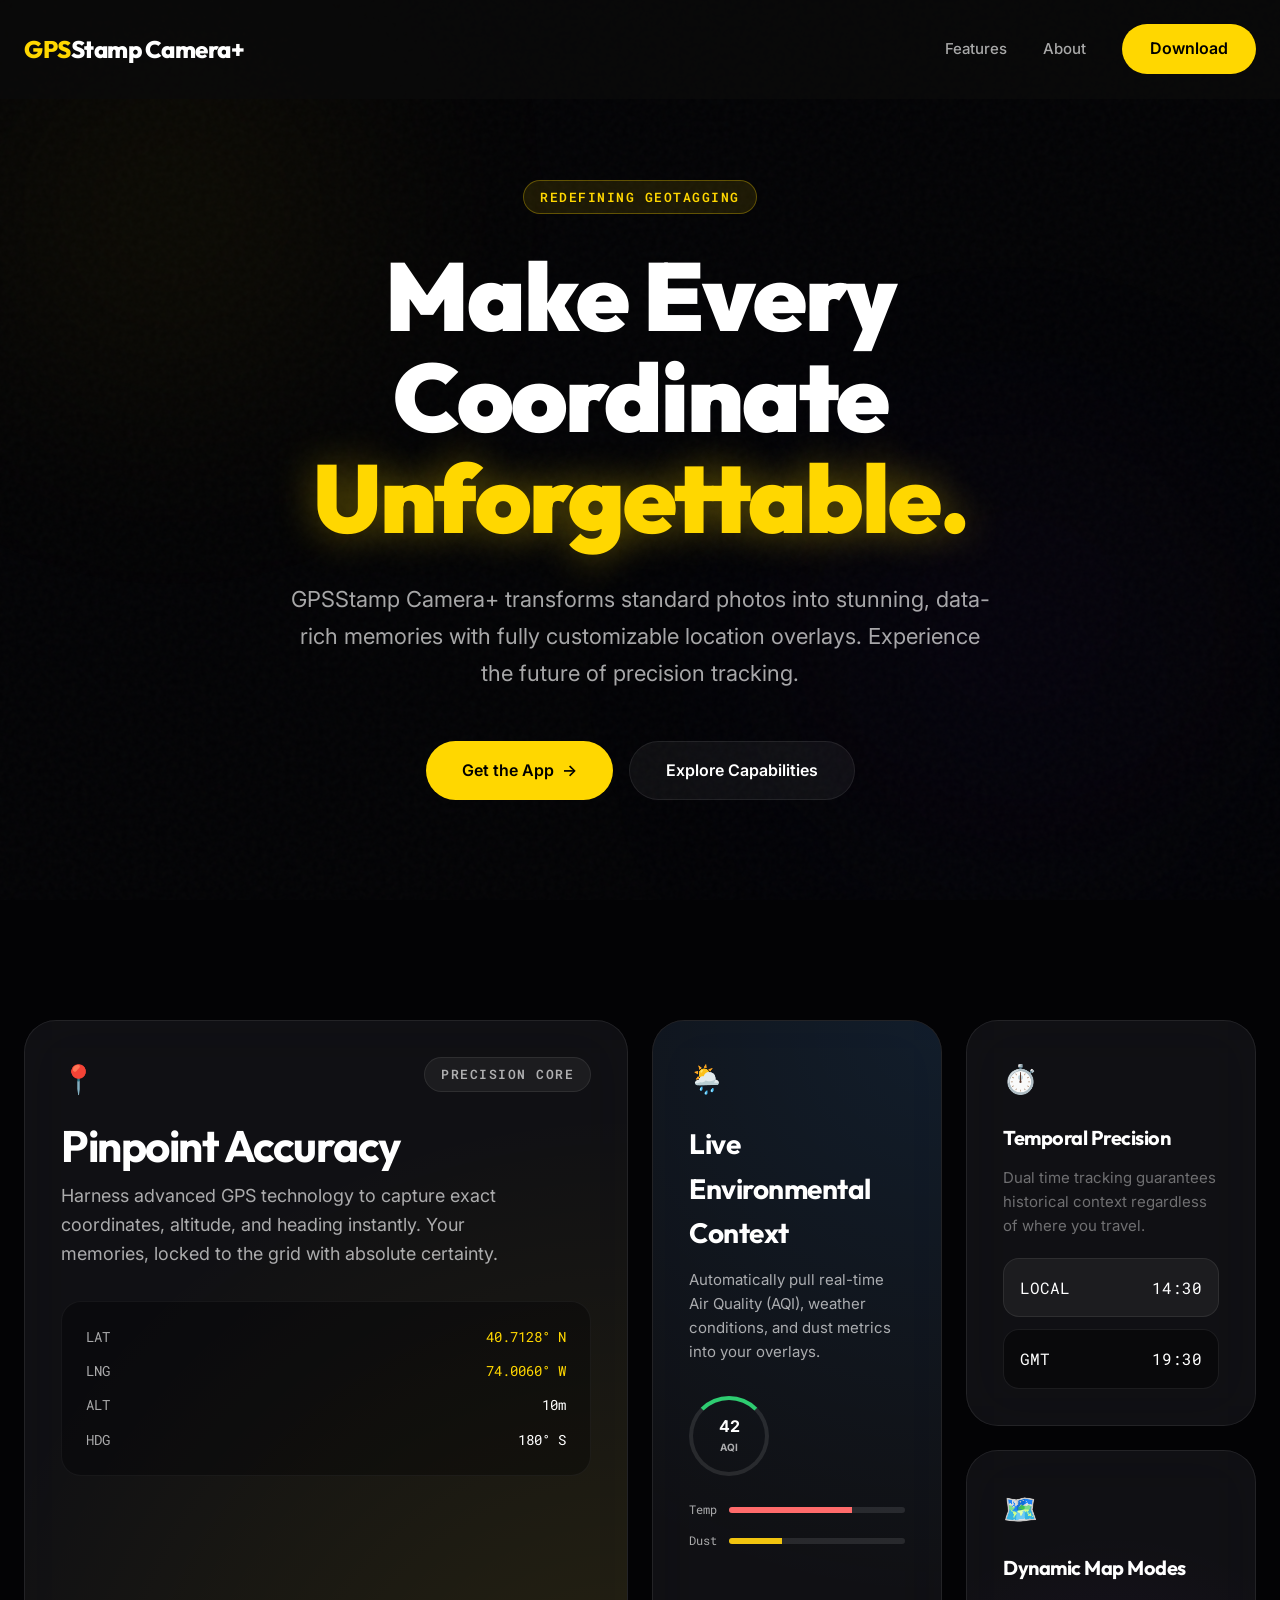
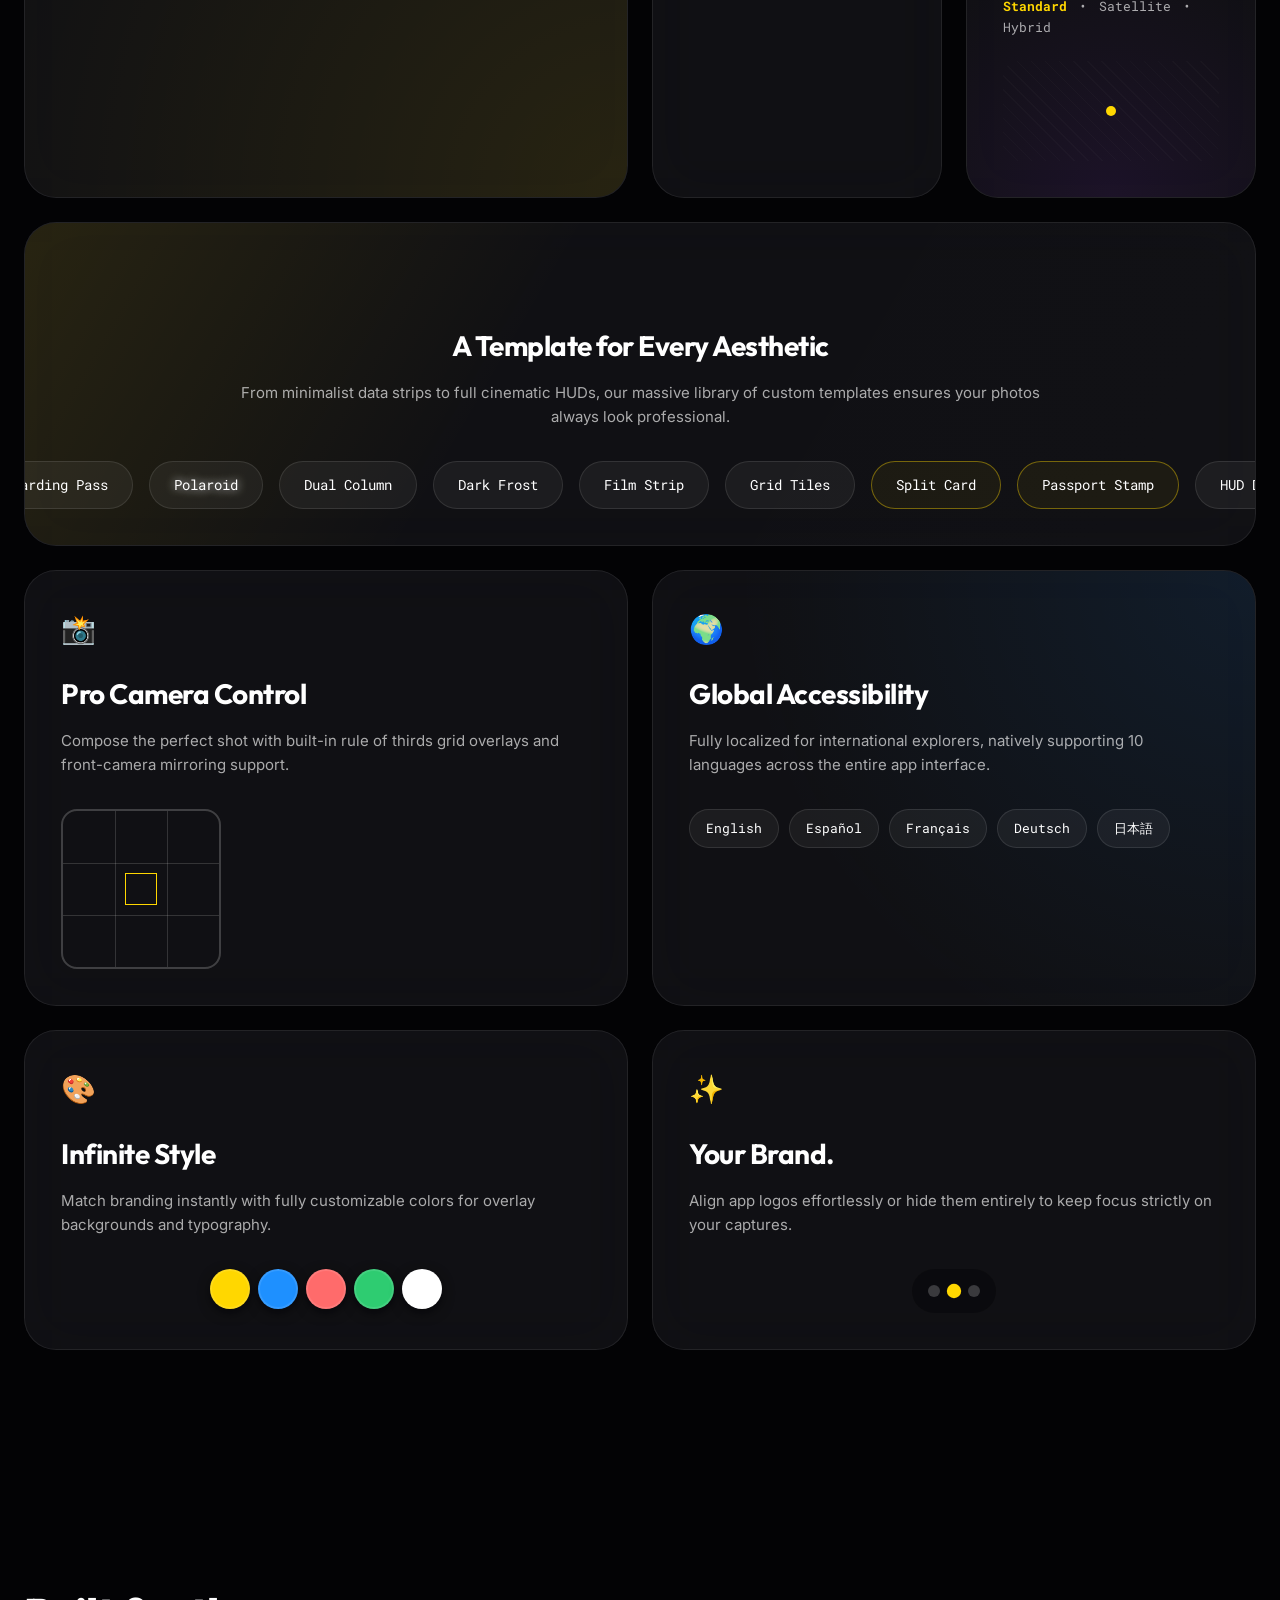
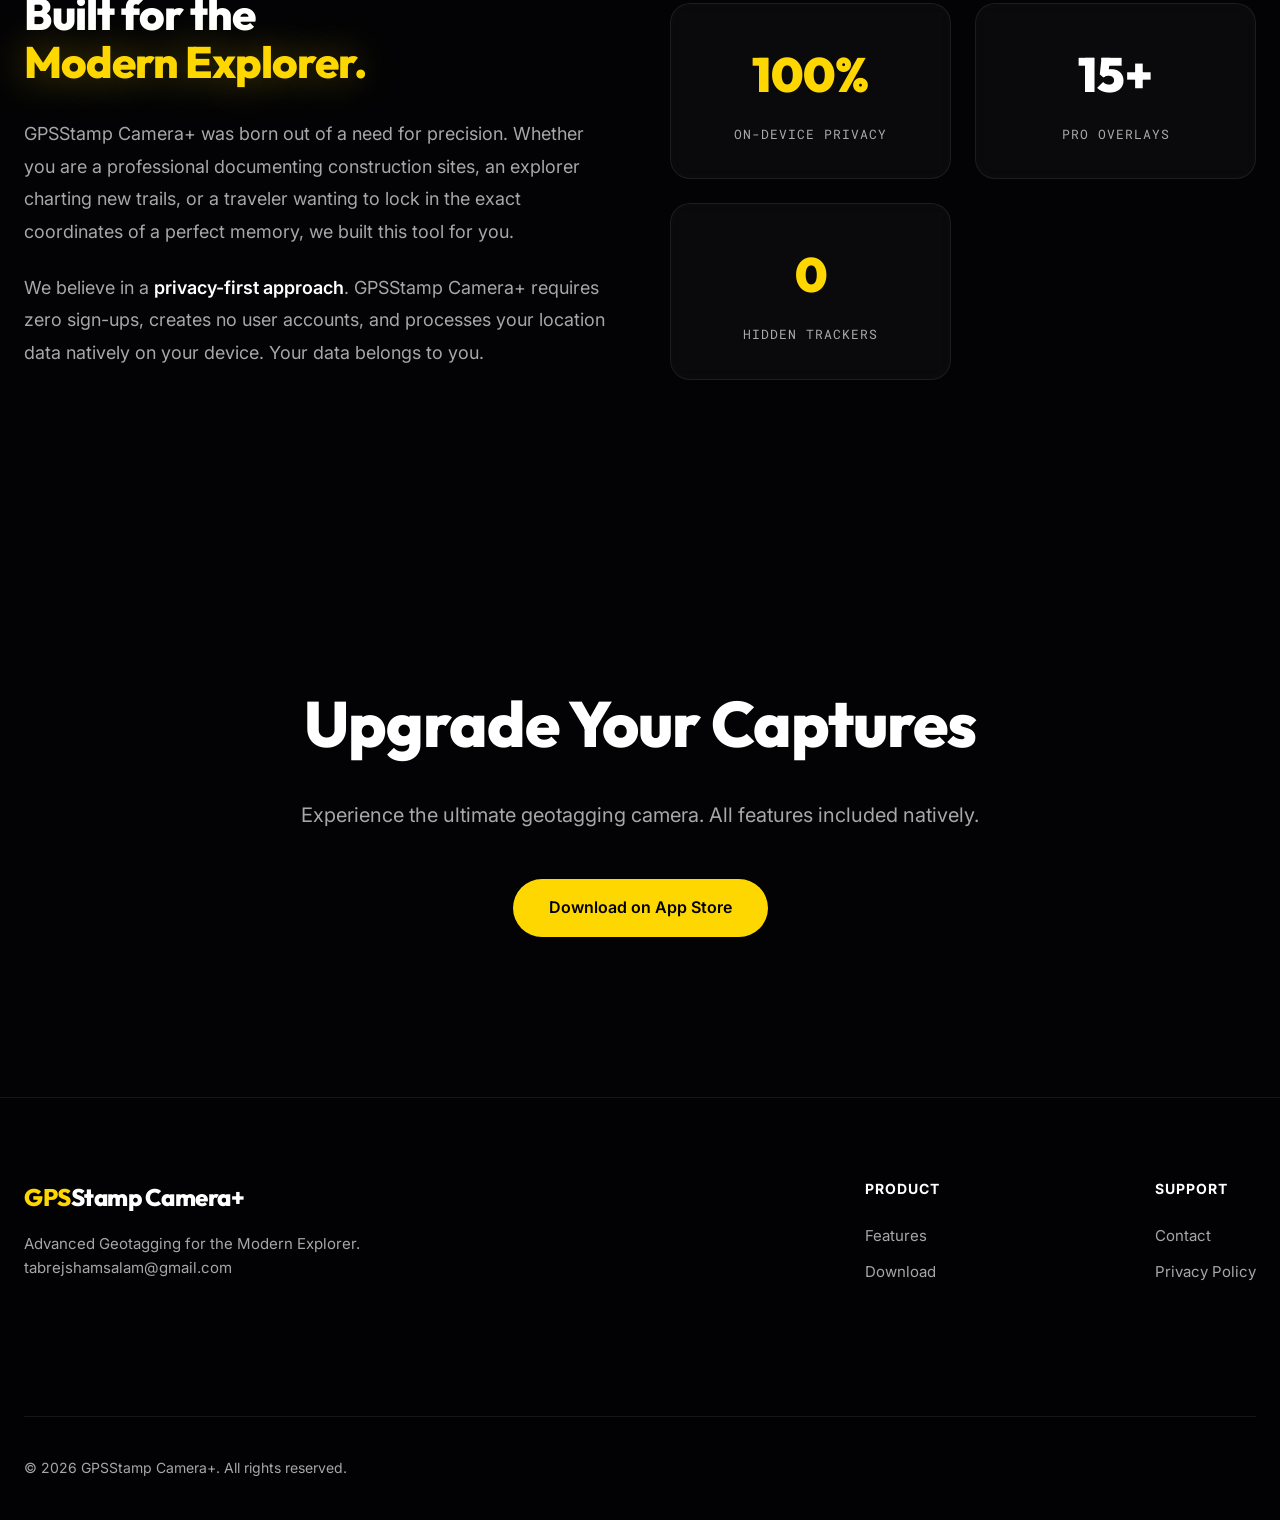
<file: index.html>
<!DOCTYPE html>
<html lang="en">
  <head>
    <meta charset="UTF-8" />
    <link rel="icon" type="image/svg+xml" href="/vite.svg" />
    <meta name="viewport" content="width=device-width, initial-scale=1.0" />
    <title>GPSStamp Camera+ | Precision Location Tagging</title>
    <!-- Modern Google Fonts -->
    <link rel="preconnect" href="https://fonts.googleapis.com">
    <link rel="preconnect" href="https://fonts.gstatic.com" crossorigin>
    <link href="https://fonts.googleapis.com/css2?family=Inter:wght@300;400;500;600&family=Outfit:wght@400;600;700;800;900&family=Roboto+Mono:wght@400;500;700&display=swap" rel="stylesheet">
    <link rel="stylesheet" href="/src/style.css" />
  </head>
  <body>
    <!-- Abstract Background Grid -->
    <div class="bg-mesh">
      <div class="gradient-ball ball-1"></div>
      <div class="gradient-ball ball-2"></div>
      <div class="gradient-ball ball-3"></div>
      <div class="noise-overlay"></div>
    </div>

    <!-- Navigation -->
    <nav class="navbar">
      <div class="container navbar-content">
        <a href="#" class="logo">
          <span class="logo-accent">GPS</span>Stamp Camera+
        </a>
        <div class="nav-links">
          <a href="#features">Features</a>
          <a href="#about">About</a>
          <a href="https://apps.apple.com/us/app/gpsstamp-camera/id6759523806" class="btn btn-primary" target="_blank">Download</a>
        </div>
      </div>
    </nav>

    <!-- Hero Section -->
    <section class="hero">
      <div class="container hero-content">
        <div class="badge animate-up">Redefining Geotagging</div>
        <h1 class="hero-title animate-up delay-1">
          Make Every Coordinate<br>
          <span class="text-accent glow-text">Unforgettable.</span>
        </h1>
        <p class="hero-subtitle animate-up delay-2">
          GPSStamp Camera+ transforms standard photos into stunning, data-rich memories with fully customizable location overlays. Experience the future of precision tracking.
        </p>
        <div class="hero-cta animate-up delay-3">
          <a href="https://apps.apple.com/us/app/gpsstamp-camera/id6759523806" class="btn btn-large btn-primary" target="_blank">
            <span class="btn-text">Get the App</span>
            <span class="btn-icon">→</span>
          </a>
          <a href="#features" class="btn btn-large btn-outline">Explore Capabilities</a>
        </div>
      </div>
    </section>

    <!-- Innovative Features Section (Mega Bento Box) -->
    <section id="features" class="features bento-section">
      <div class="container">
        
        <div class="bento-grid">
          
          <!-- 1. Coordinate Accuracy (Span 2x2) -->
          <div class="bento-card span-2 row-span-2 group">
            <div class="card-bg-effect bg-gold"></div>
            <div class="card-content">
              <div class="bento-header">
                <span class="bento-icon">📍</span>
                <span class="badge ghost">Precision Core</span>
              </div>
              <h2 class="bento-title giant-title">Pinpoint Accuracy</h2>
              <p class="bento-desc">Harness advanced GPS technology to capture exact coordinates, altitude, and heading instantly. Your memories, locked to the grid with absolute certainty.</p>
              
              <div class="abstract-data-vis">
                <div class="data-row"><span>LAT</span> <span class="mono accent">40.7128° N</span></div>
                <div class="data-row"><span>LNG</span> <span class="mono accent">74.0060° W</span></div>
                <div class="data-row"><span>ALT</span> <span class="mono">10m</span></div>
                <div class="data-row"><span>HDG</span> <span class="mono">180° S</span></div>
              </div>
            </div>
          </div>

          <!-- 2. Environmental Data (Span 1x2) -->
          <div class="bento-card span-1 row-span-2 group">
            <div class="card-bg-effect bg-blue"></div>
            <div class="card-content">
              <div class="bento-header">
                <span class="bento-icon">🌦️</span>
              </div>
              <h3 class="bento-title">Live Environmental Context</h3>
              <p class="bento-desc">Automatically pull real-time Air Quality (AQI), weather conditions, and dust metrics into your overlays.</p>
              
              <div class="env-widgets">
                <div class="aqi-ring">
                  <div class="ring-status good"></div>
                  <span class="aqi-val mono">42<br><small>AQI</small></span>
                </div>
                <div class="env-bars">
                  <div class="bar-row"><span>Temp</span><div class="bar"><div class="fill w-70"></div></div></div>
                  <div class="bar-row"><span>Dust</span><div class="bar"><div class="fill w-30"></div></div></div>
                </div>
              </div>
            </div>
          </div>

          <!-- 3. Time Tracking (Span 1x1) -->
          <div class="bento-card span-1 group">
             <div class="card-content">
              <div class="bento-header"><span class="bento-icon">⏱️</span></div>
              <h3 class="bento-title small-title">Temporal Precision</h3>
              <p class="bento-desc subtle">Dual time tracking guarantees historical context regardless of where you travel.</p>
              <div class="time-compare">
                <div class="time-box"><span>LOCAL</span><span class="mono">14:30</span></div>
                <div class="time-box dark"><span>GMT</span><span class="mono accent">19:30</span></div>
              </div>
             </div>
          </div>

          <!-- 4. Dynamic Maps (Span 1x1) -->
          <div class="bento-card span-1 group">
            <div class="card-bg-effect bg-purple"></div>
            <div class="card-content">
              <div class="bento-header"><span class="bento-icon">🗺️</span></div>
              <h3 class="bento-title small-title">Dynamic Map Modes</h3>
              <div class="map-modes">
                <span class="active">Standard</span> • <span>Satellite</span> • <span>Hybrid</span>
              </div>
              <div class="map-abstract">
                <div class="map-grid-lines"></div>
                <div class="map-pin-pulse"></div>
              </div>
            </div>
          </div>

          <!-- 5. Overlay Templates (Span 4x1) -->
          <div class="bento-card span-4 group template-marquee-card">
            <div class="card-bg-effect bg-gradient"></div>
            <div class="card-content">
              <div class="bento-header">
                <span class="bento-icon">🎨</span>
                <span class="badge ghost">15+ Premium Overlays</span>
              </div>
              <h2 class="bento-title">A Template for Every Aesthetic</h2>
              <p class="bento-desc">From minimalist data strips to full cinematic HUDs, our massive library of custom templates ensures your photos always look professional.</p>
              
              <div class="marquee-container">
                <div class="marquee-content">
                  <span class="template-pill glow">Passport Stamp</span>
                  <span class="template-pill">HUD Display</span>
                  <span class="template-pill highlight">Gradient Wave</span>
                  <span class="template-pill">Classic</span>
                  <span class="template-pill">Boarding Pass</span>
                  <span class="template-pill text-glow">Polaroid</span>
                  <span class="template-pill">Dual Column</span>
                  <span class="template-pill">Dark Frost</span>
                  <span class="template-pill">Film Strip</span>
                  <span class="template-pill">Grid Tiles</span>
                  <span class="template-pill glow">Split Card</span>
                  <!-- Duplicates for seamless looping -->
                  <span class="template-pill glow">Passport Stamp</span>
                  <span class="template-pill">HUD Display</span>
                  <span class="template-pill highlight">Gradient Wave</span>
                  <span class="template-pill">Classic</span>
                  <span class="template-pill">Boarding Pass</span>
                  <span class="template-pill text-glow">Polaroid</span>
                </div>
              </div>
            </div>
          </div>

          <!-- 6. Camera Controls (Span 2x1) -->
          <div class="bento-card span-2 group">
            <div class="card-content horizontal-content">
              <div class="text-side">
                <div class="bento-header"><span class="bento-icon">📸</span></div>
                <h3 class="bento-title">Pro Camera Control</h3>
                <p class="bento-desc">Compose the perfect shot with built-in rule of thirds grid overlays and front-camera mirroring support.</p>
              </div>
              <div class="visual-side camera-grid-vis">
                <div class="cam-line v-1"></div><div class="cam-line v-2"></div>
                <div class="cam-line h-1"></div><div class="cam-line h-2"></div>
                <div class="focus-square"></div>
              </div>
            </div>
          </div>

          <!-- 7. Localization (Span 2x1) -->
          <div class="bento-card span-2 group">
            <div class="card-bg-effect bg-blue"></div>
            <div class="card-content">
              <div class="bento-header"><span class="bento-icon">🌍</span></div>
              <h3 class="bento-title">Global Accessibility</h3>
              <p class="bento-desc">Fully localized for international explorers, natively supporting 10 languages across the entire app interface.</p>
              <div class="lang-pills">
                 <span class="lang-pill">English</span>
                 <span class="lang-pill">Español</span>
                 <span class="lang-pill">Français</span>
                 <span class="lang-pill">Deutsch</span>
                 <span class="lang-pill">日本語</span>
              </div>
            </div>
          </div>

          <!-- 8. Infinite Style / Colors (Span 2x1) -->
          <div class="bento-card span-2 group">
            <div class="card-content horizontal-content">
              <div class="text-side">
                <div class="bento-header"><span class="bento-icon">🎨</span></div>
                <h3 class="bento-title">Infinite Style</h3>
                <p class="bento-desc">Match branding instantly with fully customizable colors for overlay backgrounds and typography.</p>
              </div>
              <div class="visual-side">
                <div class="color-palette-demo multi">
                  <div class="color-swatch" style="background: var(--accent-color);"></div>
                  <div class="color-swatch" style="background: #1E90FF;"></div>
                  <div class="color-swatch" style="background: #FF6B6B;"></div>
                  <div class="color-swatch" style="background: #2ECC71;"></div>
                  <div class="color-swatch" style="background: #FFFFFF;"></div>
                </div>
              </div>
            </div>
          </div>

          <!-- 9. Branding / Logo (Span 2x1) -->
          <div class="bento-card span-2 group">
            <div class="card-content horizontal-content">
              <div class="text-side">
                <div class="bento-header"><span class="bento-icon">✨</span></div>
                <h3 class="bento-title">Your Brand.</h3>
                <p class="bento-desc">Align app logos effortlessly or hide them entirely to keep focus strictly on your captures.</p>
              </div>
              <div class="visual-side">
                <div class="alignment-vis">
                  <span class="align-dot left"></span>
                  <span class="align-dot center active"></span>
                  <span class="align-dot right"></span>
                </div>
              </div>
            </div>
          </div>

        </div> <!-- End grid -->
      </div>
    </section>

    <!-- About Section -->
    <section id="about" class="about-section">
      <div class="container about-content">
        <div class="about-text-content">
          <h2 class="about-title giant-title">Built for the <br><span class="text-accent glow-text">Modern Explorer.</span></h2>
          <p class="about-desc">
            GPSStamp Camera+ was born out of a need for precision. Whether you are a professional documenting construction sites, an explorer charting new trails, or a traveler wanting to lock in the exact coordinates of a perfect memory, we built this tool for you.
          </p>
          <p class="about-desc">
            We believe in a <strong>privacy-first approach</strong>. GPSStamp Camera+ requires zero sign-ups, creates no user accounts, and processes your location data natively on your device. Your data belongs to you.
          </p>
        </div>
        <div class="about-stats-grid">
          <div class="stat-box">
            <span class="stat-number text-accent">100%</span>
            <span class="stat-label">On-Device Privacy</span>
          </div>
          <div class="stat-box">
            <span class="stat-number">15+</span>
            <span class="stat-label">Pro Overlays</span>
          </div>
          <div class="stat-box">
            <span class="stat-number text-accent">0</span>
            <span class="stat-label">Hidden Trackers</span>
          </div>
        </div>
      </div>
    </section>

    <!-- Download Section -->
    <section id="download" class="cta-section">
      <div class="container cta-content">
        <h2 class="cta-title">Upgrade Your Captures</h2>
        <p class="cta-subtitle">Experience the ultimate geotagging camera. All features included natively.</p>
        <div class="cta-buttons">
          <a href="https://apps.apple.com/us/app/gpsstamp-camera/id6759523806" class="btn btn-large btn-primary hover-glow" target="_blank">Download on App Store</a>
        </div>
      </div>
    </section>

    <!-- Footer -->
    <footer class="footer">
      <div class="container footer-content">
        <div class="footer-brand">
          <a href="#" class="logo footer-logo"><span class="logo-accent">GPS</span>Stamp Camera+</a>
          <p class="footer-tagline">Advanced Geotagging for the Modern Explorer.<br><a href="mailto:tabrejshamsalam@gmail.com" class="footer-email">tabrejshamsalam@gmail.com</a></p>
        </div>
        <div class="footer-links">
          <div class="link-group">
            <h3>Product</h3>
            <a href="#features">Features</a>
            <a href="#download">Download</a>
          </div>
          <div class="link-group">
            <h3>Support</h3>
            <a href="mailto:tabrejshamsalam@gmail.com">Contact</a>
            <a href="/privacy.html">Privacy Policy</a>
          </div>
        </div>
        <div class="footer-bottom">
          <p>&copy; 2026 GPSStamp Camera+. All rights reserved.</p>
        </div>
      </div>
    </footer>

    <script type="module" src="/src/main.js"></script>
  </body>
</html>
</file>
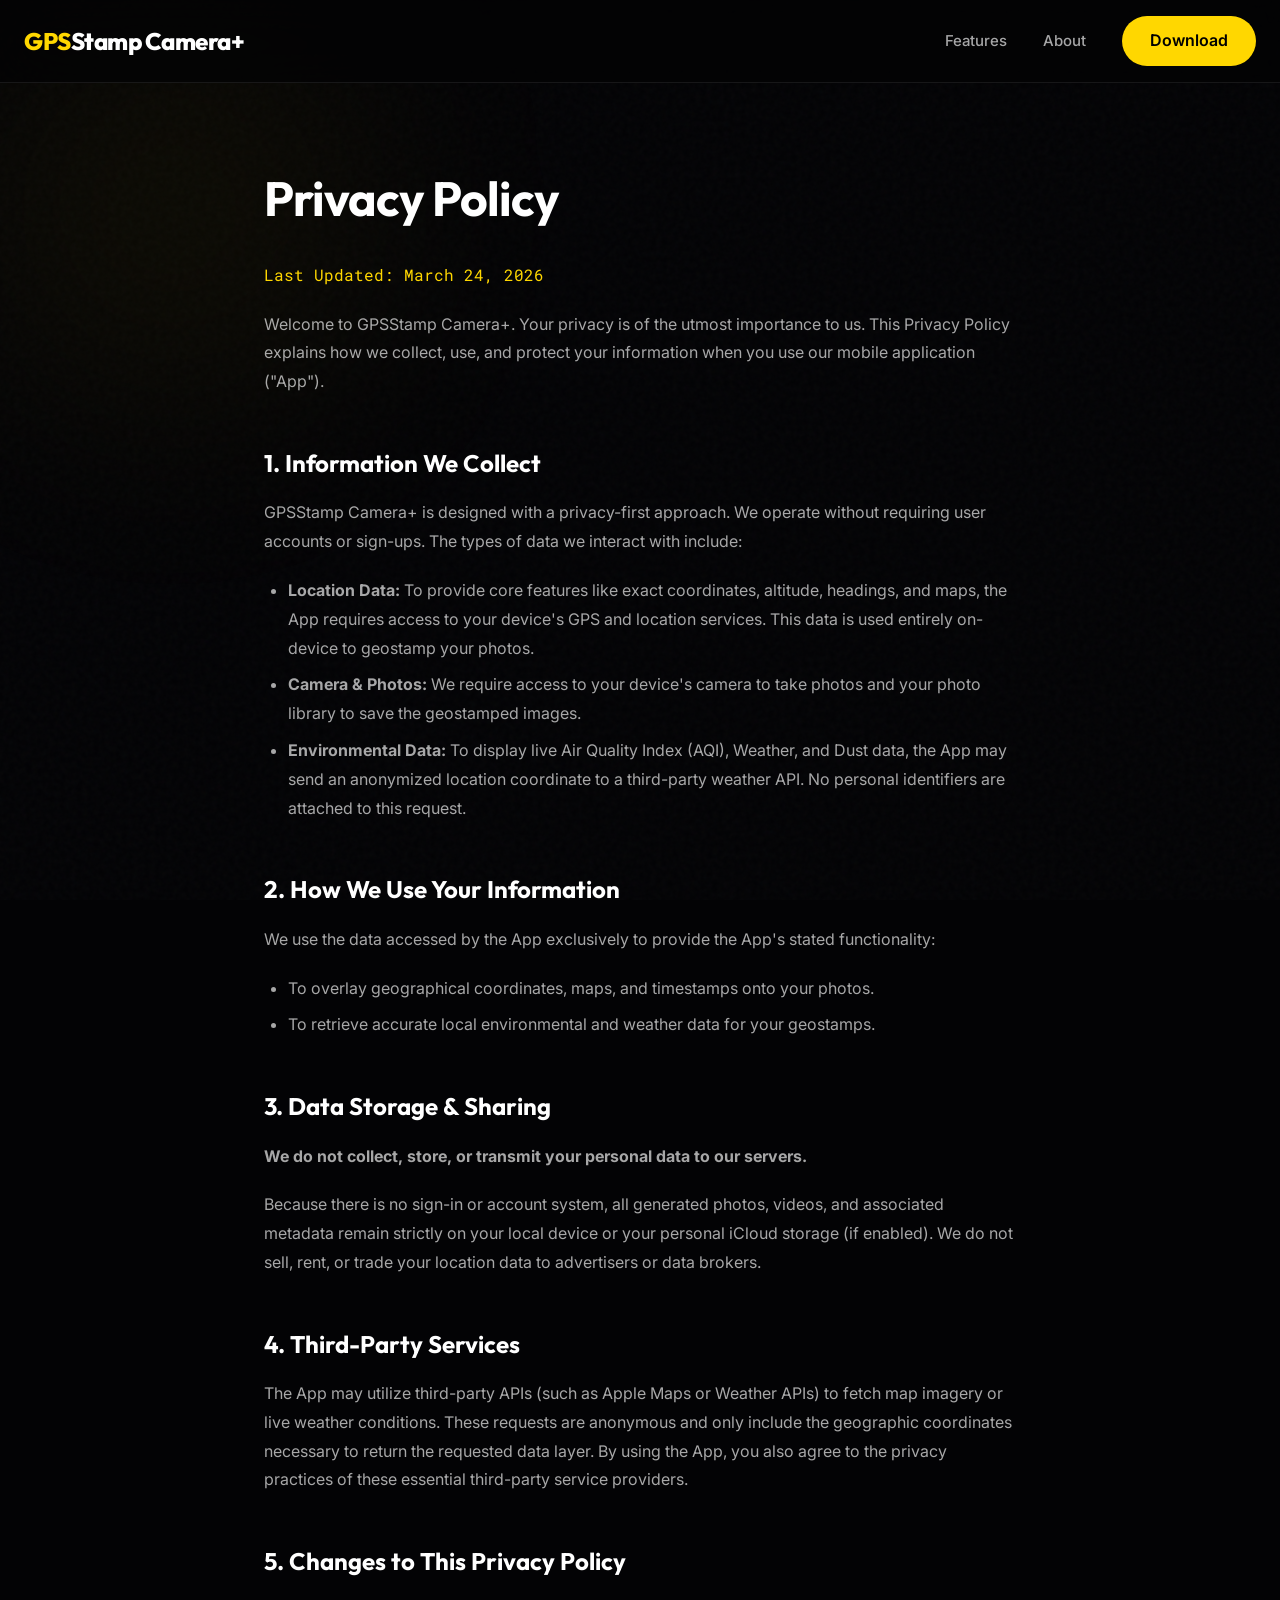
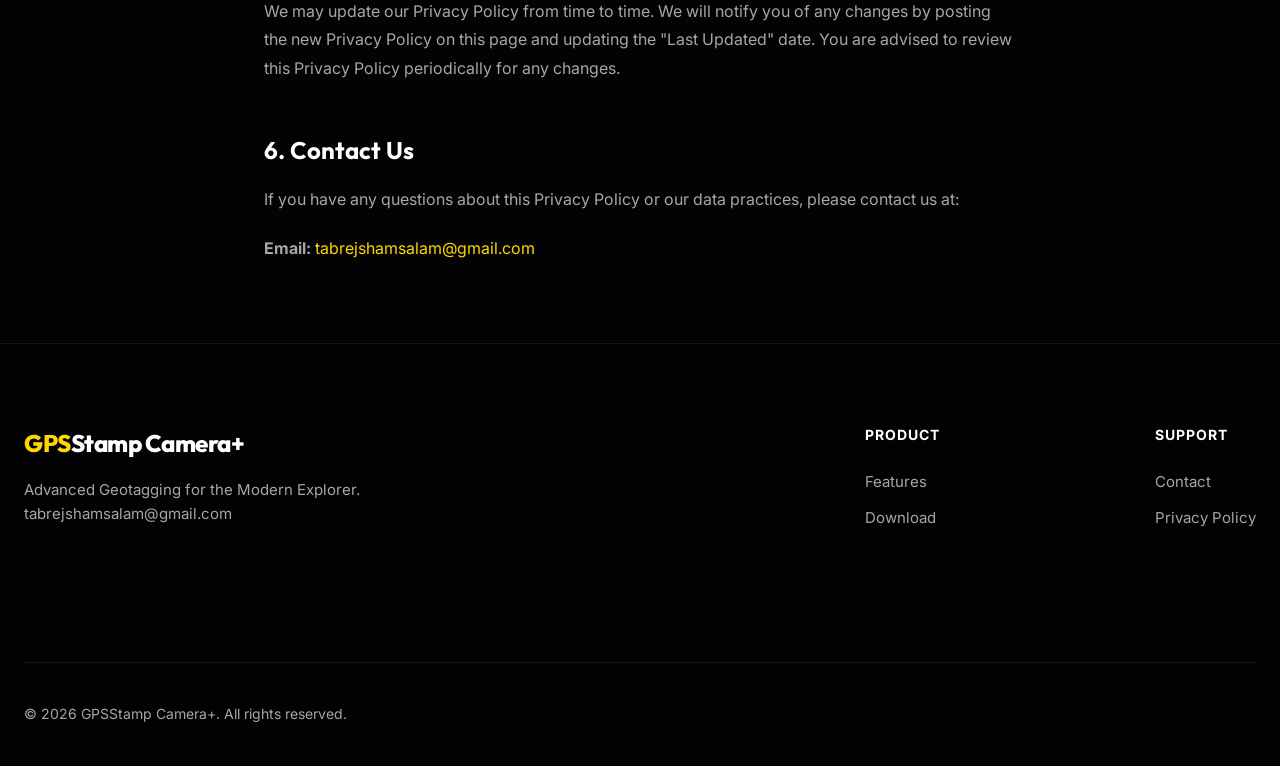
<file: privacy.html>
<!DOCTYPE html>
<html lang="en">
  <head>
    <meta charset="UTF-8" />
    <link rel="icon" type="image/svg+xml" href="/vite.svg" />
    <meta name="viewport" content="width=device-width, initial-scale=1.0" />
    <title>Privacy Policy | GPSStamp Camera+</title>
    <!-- Modern Google Fonts -->
    <link rel="preconnect" href="https://fonts.googleapis.com">
    <link rel="preconnect" href="https://fonts.gstatic.com" crossorigin>
    <link href="https://fonts.googleapis.com/css2?family=Inter:wght@300;400;500;600&family=Outfit:wght@400;600;700;800;900&family=Roboto+Mono:wght@400;500;700&display=swap" rel="stylesheet">
    <link rel="stylesheet" href="/src/style.css" />
    <style>
      .privacy-container {
        max-width: 800px;
        margin: 160px auto 80px;
        padding: 0 24px;
        color: var(--text-secondary);
      }
      .privacy-container h1 {
        font-family: var(--font-heading);
        font-size: 48px;
        color: #FFF;
        margin-bottom: 24px;
        letter-spacing: -1px;
      }
      .privacy-container h2 {
        font-family: var(--font-heading);
        font-size: 24px;
        color: #FFF;
        margin-top: 48px;
        margin-bottom: 16px;
      }
      .privacy-container p {
        margin-bottom: 20px;
        line-height: 1.8;
      }
      .privacy-container ul {
        margin-left: 24px;
        margin-bottom: 20px;
      }
      .privacy-container li {
        margin-bottom: 8px;
        line-height: 1.8;
      }
      .last-updated {
        font-family: var(--font-mono);
        color: var(--accent-color);
        margin-bottom: 48px;
      }
    </style>
  </head>
  <body>
    <!-- Abstract Background Grid -->
    <div class="bg-mesh">
      <div class="gradient-ball ball-1"></div>
      <div class="noise-overlay"></div>
    </div>

    <!-- Navigation -->
    <nav class="navbar scrolled">
      <div class="container navbar-content">
        <a href="/index.html" class="logo">
          <span class="logo-accent">GPS</span>Stamp Camera+
        </a>
        <div class="nav-links">
          <a href="/index.html#features">Features</a>
          <a href="/index.html#about">About</a>
          <a href="https://apps.apple.com/us/app/gpsstamp-camera/id6759523806" class="btn btn-primary" target="_blank">Download</a>
        </div>
      </div>
    </nav>

    <!-- Privacy Policy Content -->
    <main class="privacy-container">
      <h1>Privacy Policy</h1>
      <p class="last-updated">Last Updated: March 24, 2026</p>

      <p>Welcome to GPSStamp Camera+. Your privacy is of the utmost importance to us. This Privacy Policy explains how we collect, use, and protect your information when you use our mobile application ("App").</p>

      <h2>1. Information We Collect</h2>
      <p>GPSStamp Camera+ is designed with a privacy-first approach. We operate without requiring user accounts or sign-ups. The types of data we interact with include:</p>
      <ul>
        <li><strong>Location Data:</strong> To provide core features like exact coordinates, altitude, headings, and maps, the App requires access to your device's GPS and location services. This data is used entirely on-device to geostamp your photos.</li>
        <li><strong>Camera & Photos:</strong> We require access to your device's camera to take photos and your photo library to save the geostamped images.</li>
        <li><strong>Environmental Data:</strong> To display live Air Quality Index (AQI), Weather, and Dust data, the App may send an anonymized location coordinate to a third-party weather API. No personal identifiers are attached to this request.</li>
      </ul>

      <h2>2. How We Use Your Information</h2>
      <p>We use the data accessed by the App exclusively to provide the App's stated functionality:</p>
      <ul>
        <li>To overlay geographical coordinates, maps, and timestamps onto your photos.</li>
        <li>To retrieve accurate local environmental and weather data for your geostamps.</li>
      </ul>

      <h2>3. Data Storage & Sharing</h2>
      <p><strong>We do not collect, store, or transmit your personal data to our servers.</strong></p>
      <p>Because there is no sign-in or account system, all generated photos, videos, and associated metadata remain strictly on your local device or your personal iCloud storage (if enabled). We do not sell, rent, or trade your location data to advertisers or data brokers.</p>

      <h2>4. Third-Party Services</h2>
      <p>The App may utilize third-party APIs (such as Apple Maps or Weather APIs) to fetch map imagery or live weather conditions. These requests are anonymous and only include the geographic coordinates necessary to return the requested data layer. By using the App, you also agree to the privacy practices of these essential third-party service providers.</p>

      <h2>5. Changes to This Privacy Policy</h2>
      <p>We may update our Privacy Policy from time to time. We will notify you of any changes by posting the new Privacy Policy on this page and updating the "Last Updated" date. You are advised to review this Privacy Policy periodically for any changes.</p>

      <h2>6. Contact Us</h2>
      <p>If you have any questions about this Privacy Policy or our data practices, please contact us at:</p>
      <p><strong>Email:</strong> <a href="mailto:tabrejshamsalam@gmail.com" style="color: var(--accent-color); text-decoration: none;">tabrejshamsalam@gmail.com</a></p>
    </main>

    <!-- Footer -->
    <footer class="footer">
      <div class="container footer-content">
        <div class="footer-brand">
          <a href="/index.html" class="logo footer-logo"><span class="logo-accent">GPS</span>Stamp Camera+</a>
          <p class="footer-tagline">Advanced Geotagging for the Modern Explorer.<br><a href="mailto:tabrejshamsalam@gmail.com" class="footer-email">tabrejshamsalam@gmail.com</a></p>
        </div>
        <div class="footer-links">
          <div class="link-group">
            <h3>Product</h3>
            <a href="/index.html#features">Features</a>
            <a href="/index.html#download">Download</a>
          </div>
          <div class="link-group">
            <h3>Support</h3>
            <a href="mailto:tabrejshamsalam@gmail.com">Contact</a>
            <a href="/privacy.html">Privacy Policy</a>
          </div>
        </div>
        <div class="footer-bottom">
          <p>&copy; 2026 GPSStamp Camera+. All rights reserved.</p>
        </div>
      </div>
    </footer>
  </body>
</html>
</file>
<file: src/style.css>
:root {
  /* Core Brand Color (App Gold) */
  --accent-color: #FFD700;
  --accent-glow: rgba(255, 215, 0, 0.4);
  
  /* Deep Space Neutrals */
  --bg-base: #030305;
  --bg-surface: rgba(25, 25, 30, 0.6);
  --bg-surface-hover: rgba(35, 35, 45, 0.8);
  --border-color: rgba(255, 255, 255, 0.08);
  --border-color-glow: rgba(255, 215, 0, 0.3);
  
  /* Text */
  --text-primary: #FFFFFF;
  --text-secondary: rgba(255, 255, 255, 0.65);
  --text-dark: #000000;

  /* Typography */
  --font-main: 'Inter', system-ui, -apple-system, sans-serif;
  --font-heading: 'Outfit', sans-serif;
  --font-mono: 'Roboto Mono', monospace;

  /* Spacing & Borders */
  --container-max-width: 1360px; /* Made slightly wider for mega grid */
  --section-padding: 120px 0;
  --bento-radius: 32px;
  --transition: all 0.5s cubic-bezier(0.16, 1, 0.3, 1);
}

* {
  margin: 0;
  padding: 0;
  box-sizing: border-box;
}

html {
  scroll-behavior: smooth;
  background-color: var(--bg-base);
}

body {
  font-family: var(--font-main);
  background-color: transparent;
  color: var(--text-primary);
  line-height: 1.6;
  overflow-x: hidden;
  position: relative;
}

/* --- Abstract Background --- */
.bg-mesh {
  position: fixed;
  top: 0; left: 0; right: 0; bottom: 0;
  z-index: -2;
  overflow: hidden;
  background: var(--bg-base);
}

.gradient-ball {
  position: absolute;
  border-radius: 50%;
  filter: blur(120px);
  opacity: 0.5;
  animation: float 20s infinite ease-in-out alternate;
}

.ball-1 {
  width: 600px; height: 600px;
  background: radial-gradient(circle, rgba(255,215,0,0.15) 0%, rgba(0,0,0,0) 70%);
  top: -10%; left: -10%;
  animation-delay: 0s;
}

.ball-2 {
  width: 800px; height: 800px;
  background: radial-gradient(circle, rgba(60,60,255,0.08) 0%, rgba(0,0,0,0) 70%);
  bottom: -20%; right: -10%;
  animation-delay: -5s;
}

.ball-3 {
  width: 500px; height: 500px;
  background: radial-gradient(circle, rgba(200,50,255,0.05) 0%, rgba(0,0,0,0) 70%);
  top: 40%; left: 60%;
  animation-delay: -10s;
}

.noise-overlay {
  position: fixed;
  top: 0; left: 0; width: 100%; height: 100%;
  background-image: url("data:image/svg+xml,%3Csvg viewBox='0 0 200 200' xmlns='http://www.w3.org/2000/svg'%3E%3Cfilter id='noiseFilter'%3E%3CfeTurbulence type='fractalNoise' baseFrequency='0.8' numOctaves='3' stitchTiles='stitch'/%3E%3C/filter%3E%3Crect width='100%25' height='100%25' filter='url(%23noiseFilter)'/%3E%3C/svg%3E");
  opacity: 0.03;
  z-index: -1;
  pointer-events: none;
}

@keyframes float {
  0% { transform: translate(0, 0) scale(1); }
  100% { transform: translate(50px, 50px) scale(1.1); }
}

.container {
  max-width: var(--container-max-width);
  margin: 0 auto;
  padding: 0 24px;
}

/* --- Navigation --- */
.navbar {
  position: fixed;
  top: 0; width: 100%;
  padding: 24px 0;
  z-index: 1000;
  transition: var(--transition);
  border-bottom: 1px solid transparent;
}

.navbar.scrolled {
  padding: 16px 0;
  background: rgba(3, 3, 5, 0.75);
  backdrop-filter: blur(24px);
  -webkit-backdrop-filter: blur(24px);
  border-bottom: 1px solid var(--border-color);
}

.navbar-content {
  display: flex;
  justify-content: space-between;
  align-items: center;
}

.logo {
  font-family: var(--font-heading);
  font-size: 24px;
  font-weight: 800;
  color: var(--text-primary);
  text-decoration: none;
  letter-spacing: -0.5px;
}

.logo-accent { color: var(--accent-color); }

.nav-links {
  display: flex;
  align-items: center;
  gap: 36px;
}

.nav-links a:not(.btn) {
  text-decoration: none;
  color: var(--text-secondary);
  font-weight: 500;
  font-size: 15px;
  transition: var(--transition);
}

.nav-links a:not(.btn):hover { color: var(--text-primary); }

/* --- Buttons --- */
.btn {
  display: inline-flex;
  align-items: center;
  justify-content: center;
  gap: 8px;
  padding: 12px 28px;
  border-radius: 100px;
  font-weight: 600;
  text-decoration: none;
  transition: var(--transition);
  cursor: pointer;
  border: none;
  font-family: var(--font-main);
}

.btn-primary {
  background-color: var(--accent-color);
  color: var(--text-dark);
}

.hover-glow:hover, .btn-primary:hover {
  transform: translateY(-2px);
  box-shadow: 0 8px 24px var(--accent-glow);
  background-color: #FFF;
}

.btn-outline {
  background: rgba(255, 255, 255, 0.05);
  border: 1px solid var(--border-color);
  color: var(--text-primary);
  backdrop-filter: blur(10px);
}

.btn-outline:hover {
  background: rgba(255, 255, 255, 0.1);
  border-color: var(--text-secondary);
}

.btn-large { padding: 16px 36px; font-size: 16px; }

/* --- Hero Section --- */
.hero {
  min-height: 100vh;
  display: flex;
  align-items: center;
  justify-content: center;
  text-align: center;
  padding-top: 80px;
}

.hero-content {
  max-width: 900px;
  display: flex;
  flex-direction: column;
  align-items: center;
}

.badge {
  display: inline-block;
  padding: 6px 16px;
  background: rgba(255, 215, 0, 0.1);
  color: var(--accent-color);
  border-radius: 100px;
  font-family: var(--font-mono);
  font-size: 13px;
  font-weight: 600;
  text-transform: uppercase;
  letter-spacing: 1.5px;
  margin-bottom: 32px;
  border: 1px solid var(--border-color-glow);
}

.badge.ghost {
  background: rgba(255,255,255,0.05);
  color: var(--text-secondary);
  border-color: var(--border-color);
  margin-bottom: 0;
}

.hero-title {
  font-family: var(--font-heading);
  font-size: clamp(48px, 8vw, 96px);
  font-weight: 900;
  line-height: 1.05;
  letter-spacing: -2px;
  margin-bottom: 32px;
}

.text-accent { color: var(--accent-color); }
.glow-text { text-shadow: 0 0 40px var(--accent-glow); }

.hero-subtitle {
  font-size: clamp(18px, 2vw, 22px);
  color: var(--text-secondary);
  font-weight: 400;
  line-height: 1.7;
  max-width: 700px;
  margin-bottom: 48px;
}

.hero-cta {
  display: flex;
  gap: 16px;
  justify-content: center;
  flex-wrap: wrap;
}

/* --- Mega Bento Grid Section --- */
.bento-section { padding: var(--section-padding); }

.bento-grid {
  display: grid;
  grid-template-columns: repeat(4, 1fr);
  grid-auto-rows: minmax(250px, auto);
  gap: 24px;
}

.bento-card {
  position: relative;
  background: var(--bg-surface);
  border: 1px solid var(--border-color);
  border-radius: var(--bento-radius);
  padding: 36px;
  overflow: hidden;
  display: flex;
  flex-direction: column;
  backdrop-filter: blur(30px);
  -webkit-backdrop-filter: blur(30px);
  transition: var(--transition);
}

.bento-card.group:hover {
  transform: translateY(-4px);
  border-color: rgba(255, 255, 255, 0.2);
  box-shadow: 0 20px 40px rgba(0,0,0,0.4);
}

/* Grid Spanning Classes */
.span-1 { grid-column: span 1; }
.span-2 { grid-column: span 2; }
.span-4 { grid-column: span 4; }
.row-span-2 { grid-row: span 2; }

/* Bento Internal Layouts */
.bento-header {
  display: flex;
  justify-content: space-between;
  align-items: flex-start;
  margin-bottom: 20px;
}

.bento-icon { font-size: 28px; }

.bento-title {
  font-family: var(--font-heading);
  font-size: 28px;
  font-weight: 700;
  letter-spacing: -0.5px;
  margin-bottom: 12px;
}
.giant-title { font-size: 44px; letter-spacing: -1.5px; line-height: 1.1; }
.small-title { font-size: 20px; }

.bento-desc {
  color: var(--text-secondary);
  font-size: 15px;
  margin-bottom: 32px;
  flex-grow: 1;
}
.bento-desc.subtle { color: rgba(255,255,255,0.4); margin-bottom: 20px; }
.span-2.row-span-2 .bento-desc { font-size: 18px; max-width: 85%; }

/* Abstract Graphic Elements inside Bento */
.card-bg-effect {
  position: absolute;
  top: 0; left: 0; width: 100%; height: 100%;
  z-index: -1;
  opacity: 0.1;
  transition: opacity 0.5s ease;
}
.bento-card.group:hover .card-bg-effect { opacity: 0.15; }

.bg-gold { background: radial-gradient(circle at right bottom, var(--accent-color), transparent 70%); }
.bg-blue { background: radial-gradient(circle at top right, #1E90FF, transparent 70%); }
.bg-purple { background: radial-gradient(circle at bottom center, #8A2BE2, transparent 70%); }
.bg-gradient { background: linear-gradient(120deg, var(--accent-color) 0%, transparent 40%, rgba(255,255,255,0.05) 100%); }

/* Coordinate Data Vis */
.abstract-data-vis {
  display: flex;
  flex-direction: column;
  gap: 12px;
  background: rgba(0,0,0,0.3);
  padding: 24px;
  border-radius: 20px;
  border: 1px solid rgba(255,255,255,0.05);
}
.data-row {
  display: flex;
  justify-content: space-between;
  font-family: var(--font-mono);
  font-size: 14px;
  color: var(--text-secondary);
}
.data-row .mono { color: var(--text-primary); }
.data-row .accent { color: var(--accent-color); }

/* Environmental Widgets */
.env-widgets { display: flex; flex-direction: column; gap: 24px; margin-top: auto; }
.aqi-ring {
  width: 80px; height: 80px; border-radius: 50%;
  border: 4px solid rgba(255,255,255,0.1);
  border-top-color: #2ECC71; /* Good AQI */
  display: flex; align-items: center; justify-content: center;
  position: relative;
}
.aqi-val { text-align: center; line-height: 1.2; font-weight: 700; }
.aqi-val small { font-size: 10px; color: var(--text-secondary); }
.env-bars { display: flex; flex-direction: column; gap: 12px; }
.bar-row { display: flex; align-items: center; gap: 12px; font-size: 12px; font-family: var(--font-mono); color: var(--text-secondary); }
.bar { height: 6px; flex-grow: 1; background: rgba(255,255,255,0.1); border-radius: 3px; overflow: hidden; }
.fill { height: 100%; background: var(--text-primary); }
.w-70 { width: 70%; background: #FF6B6B; } .w-30 { width: 30%; background: #F1C40F; }

/* Time Tracking */
.time-compare { display: flex; flex-direction: column; gap: 12px; margin-top: auto; }
.time-box {
  background: rgba(255,255,255,0.05); padding: 16px; border-radius: 16px;
  display: flex; justify-content: space-between; align-items: center; font-family: var(--font-mono);
  border: 1px solid var(--border-color);
}
.time-box.dark { background: rgba(0,0,0,0.4); }

/* Abstract Map */
.map-modes { font-size: 13px; color: var(--text-secondary); margin-bottom: 24px; font-family: var(--font-mono); word-spacing: 4px; }
.map-modes .active { color: var(--accent-color); font-weight: 700; }
.map-abstract {
  position: relative; height: 100px; width: 100%;
  background: repeating-linear-gradient(45deg, rgba(255,255,255,0.02) 0px, rgba(255,255,255,0.02) 1px, transparent 1px, transparent 10px);
  border-radius: 16px; overflow: hidden; margin-top: auto;
}
.map-pin-pulse {
  position: absolute; top: 50%; left: 50%; transform: translate(-50%, -50%);
  width: 10px; height: 10px; background: var(--accent-color); border-radius: 50%;
  box-shadow: 0 0 0 0 rgba(255,215,0, 0.4); animation: pulse 2s infinite;
}

/* Template Marquee */
.template-marquee-card { overflow: hidden; align-items: center; text-align: center; }
.template-marquee-card .bento-desc { max-width: 800px; margin: 0 auto 32px; }
.marquee-container {
  width: 100%; overflow: hidden; white-space: nowrap; margin-top: auto;
  mask-image: linear-gradient(to right, transparent, black 10%, black 90%, transparent);
  -webkit-mask-image: linear-gradient(to right, transparent, black 10%, black 90%, transparent);
}
.marquee-content {
  display: inline-flex; gap: 16px;
  animation: scrollMarquee 30s linear infinite;
}
.template-pill {
  padding: 12px 24px; border-radius: 100px; background: rgba(255,255,255,0.05);
  border: 1px solid rgba(255,255,255,0.1); font-family: var(--font-mono); font-size: 14px;
}
.template-pill.glow { border-color: var(--accent-glow); background: rgba(255,215,0,0.05); }
.template-pill.highlight { background: rgba(255,255,255,0.15); color: #FFF; font-weight: 700; }
.template-pill.text-glow { text-shadow: 0 0 10px white; }

@keyframes scrollMarquee { 0% { transform: translateX(0); } 100% { transform: translateX(-50%); } }

/* Camera Controls Grid */
.horizontal-content { flex-direction: row; align-items: center; justify-content: space-between; height: 100%; gap: 40px; }
.text-side { flex: 1; }
.visual-side { flex: 1; display: flex; align-items: center; justify-content: center; }
.camera-grid-vis {
  width: 160px; height: 160px; border: 2px solid rgba(255,255,255,0.2); border-radius: 16px; position: relative;
}
.cam-line { position: absolute; background: rgba(255,255,255,0.15); }
.cam-line.v-1, .cam-line.v-2 { width: 1px; height: 100%; top: 0; }
.cam-line.h-1, .cam-line.h-2 { height: 1px; width: 100%; left: 0; }
.cam-line.v-1 { left: 33.33%; } .cam-line.v-2 { left: 66.66%; }
.cam-line.h-1 { top: 33.33%; }  .cam-line.h-2 { top: 66.66%; }
.focus-square { position: absolute; top: 40%; left: 40%; width: 20%; height: 20%; border: 1px solid var(--accent-color); }
.bento-card.group:hover .focus-square { transform: scale(1.1); border-color: #FFF; transition: var(--transition); }

/* Language Pills */
.lang-pills { display: flex; flex-wrap: wrap; gap: 10px; margin-top: auto; }
.lang-pill { background: rgba(255,255,255,0.05); border: 1px solid rgba(255,255,255,0.1); padding: 8px 16px; border-radius: 100px; font-family: var(--font-mono); font-size: 13px; transition: var(--transition); }
.bento-card.group:hover .lang-pill { background: rgba(255,255,255,0.1); border-color: rgba(255,255,255,0.2); transform: translateY(-2px); }

/* Color Palette */
.color-palette-demo { display: flex; gap: 8px; margin-top: auto; flex-wrap: wrap; }
.color-swatch {
  width: 40px; height: 40px; border-radius: 50%; border: 2px solid rgba(255,255,255,0.1);
  box-shadow: 0 4px 12px rgba(0,0,0,0.5); transition: transform 0.3s ease;
}
.bento-card.group:hover .color-swatch:hover { transform: scale(1.2); }

/* Alignment Visualization */
.alignment-vis { display: flex; gap: 8px; justify-content: flex-start; margin-top: auto; background: rgba(0,0,0,0.3); padding: 16px; border-radius: 100px; width: fit-content; }
.align-dot { width: 12px; height: 12px; border-radius: 50%; background: var(--text-secondary); opacity: 0.3; transition: var(--transition); }
.align-dot.active { opacity: 1; background: var(--accent-color); transform: scale(1.2); }
.bento-card.group:hover .align-dot.active { background: #FFF; }

/* --- About Section --- */
.about-section { padding: 120px 0; position: relative; }
.about-content { display: grid; grid-template-columns: 1fr 1fr; gap: 60px; align-items: center; }
.about-text-content { max-width: 600px; }
.about-title { font-family: var(--font-heading); margin-bottom: 32px; font-weight: 800; letter-spacing: -1px; }
.about-desc { color: var(--text-secondary); font-size: 18px; margin-bottom: 24px; line-height: 1.8; }
.about-desc strong { color: var(--text-primary); font-weight: 600; }
.about-stats-grid { display: grid; grid-template-columns: repeat(2, 1fr); gap: 24px; }
.stat-box { background: rgba(255,255,255,0.03); border: 1px solid var(--border-color); border-radius: 20px; padding: 32px; text-align: center; backdrop-filter: blur(10px); transition: var(--transition); }
.stat-box:hover { transform: translateY(-4px); border-color: rgba(255,215,0,0.3); background: rgba(25,25,30,0.8); }
.stat-number { display: block; font-family: var(--font-heading); font-size: 48px; font-weight: 900; margin-bottom: 8px; }
.stat-label { color: var(--text-secondary); font-family: var(--font-mono); font-size: 13px; text-transform: uppercase; letter-spacing: 1px; }

/* --- CTA Section --- */
.cta-section { padding: 160px 0; text-align: center; position: relative; }
.cta-title { font-family: var(--font-heading); font-size: clamp(40px, 6vw, 64px); margin-bottom: 24px; font-weight: 800; letter-spacing: -1px; }
.cta-subtitle { color: var(--text-secondary); font-size: 20px; margin-bottom: 48px; }

/* --- Footer --- */
.footer { padding: 80px 0 40px; border-top: 1px solid var(--border-color); background: rgba(0,0,0,0.2); }
.footer-content { display: grid; grid-template-columns: 2fr 1fr; gap: 60px; }
.footer-tagline { color: var(--text-secondary); margin-top: 16px; font-size: 15px; }
.footer-email { color: var(--text-secondary); text-decoration: none; transition: color 0.3s; }
.footer-email:hover { color: var(--text-primary); }
.footer-links { display: flex; justify-content: space-between; }
.link-group h3 { margin-bottom: 24px; font-size: 14px; font-weight: 700; color: var(--text-primary); text-transform: uppercase; letter-spacing: 1px; }
.link-group a { display: block; text-decoration: none; color: var(--text-secondary); margin-bottom: 12px; transition: var(--transition); font-size: 15px; }
.link-group a:hover { color: var(--text-primary); }
.footer-bottom { grid-column: span 2; margin-top: 60px; padding-top: 40px; border-top: 1px solid var(--border-color); color: var(--text-secondary); font-size: 14px; }

/* --- Animations --- */
.animate-up { opacity: 0; transform: translateY(30px); animation: slideUp 1s cubic-bezier(0.16, 1, 0.3, 1) forwards; }
.delay-1 { animation-delay: 0.1s; }
.delay-2 { animation-delay: 0.2s; }
.delay-3 { animation-delay: 0.3s; }
@keyframes slideUp { to { opacity: 1; transform: translateY(0); } }
@keyframes pulse { to { box-shadow: 0 0 0 30px rgba(255,215,0, 0); } }

/* --- Mobile Responsive --- */
@media (max-width: 1024px) {
  .span-4 { grid-column: span 4; }
  .span-2 { grid-column: span 2; }
  .span-1 { grid-column: span 2; }
  .horizontal-content { flex-direction: column; gap: 32px; align-items: flex-start; }
  .visual-side { align-items: flex-start; width: 100%; justify-content: flex-start; }
}

@media (max-width: 768px) {
  .nav-links { display: none; }
  .bento-grid { grid-template-columns: 1fr; }
  .span-4, .span-2, .span-1 { grid-column: 1; }
  .row-span-2 { grid-row: auto; }
  .footer-content { grid-template-columns: 1fr; }
  .footer-bottom { grid-column: 1; }
}
</file>
